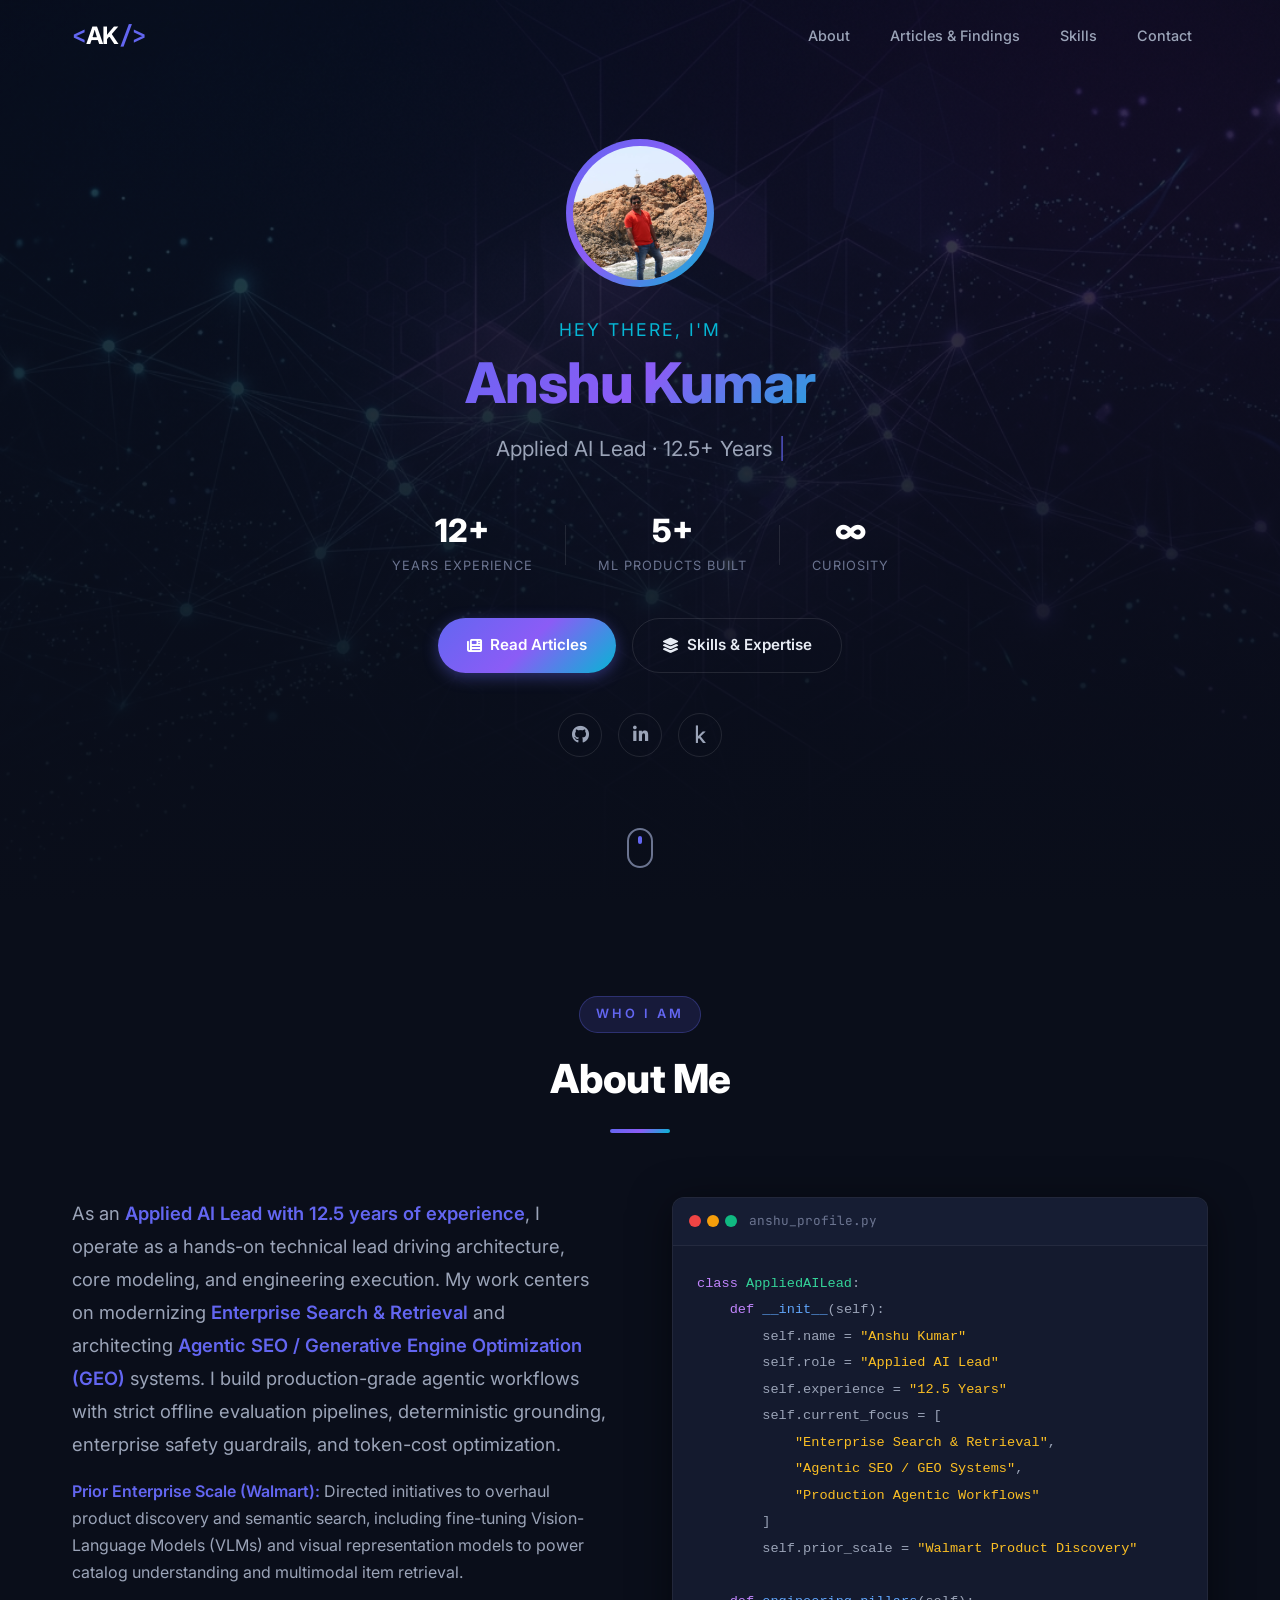
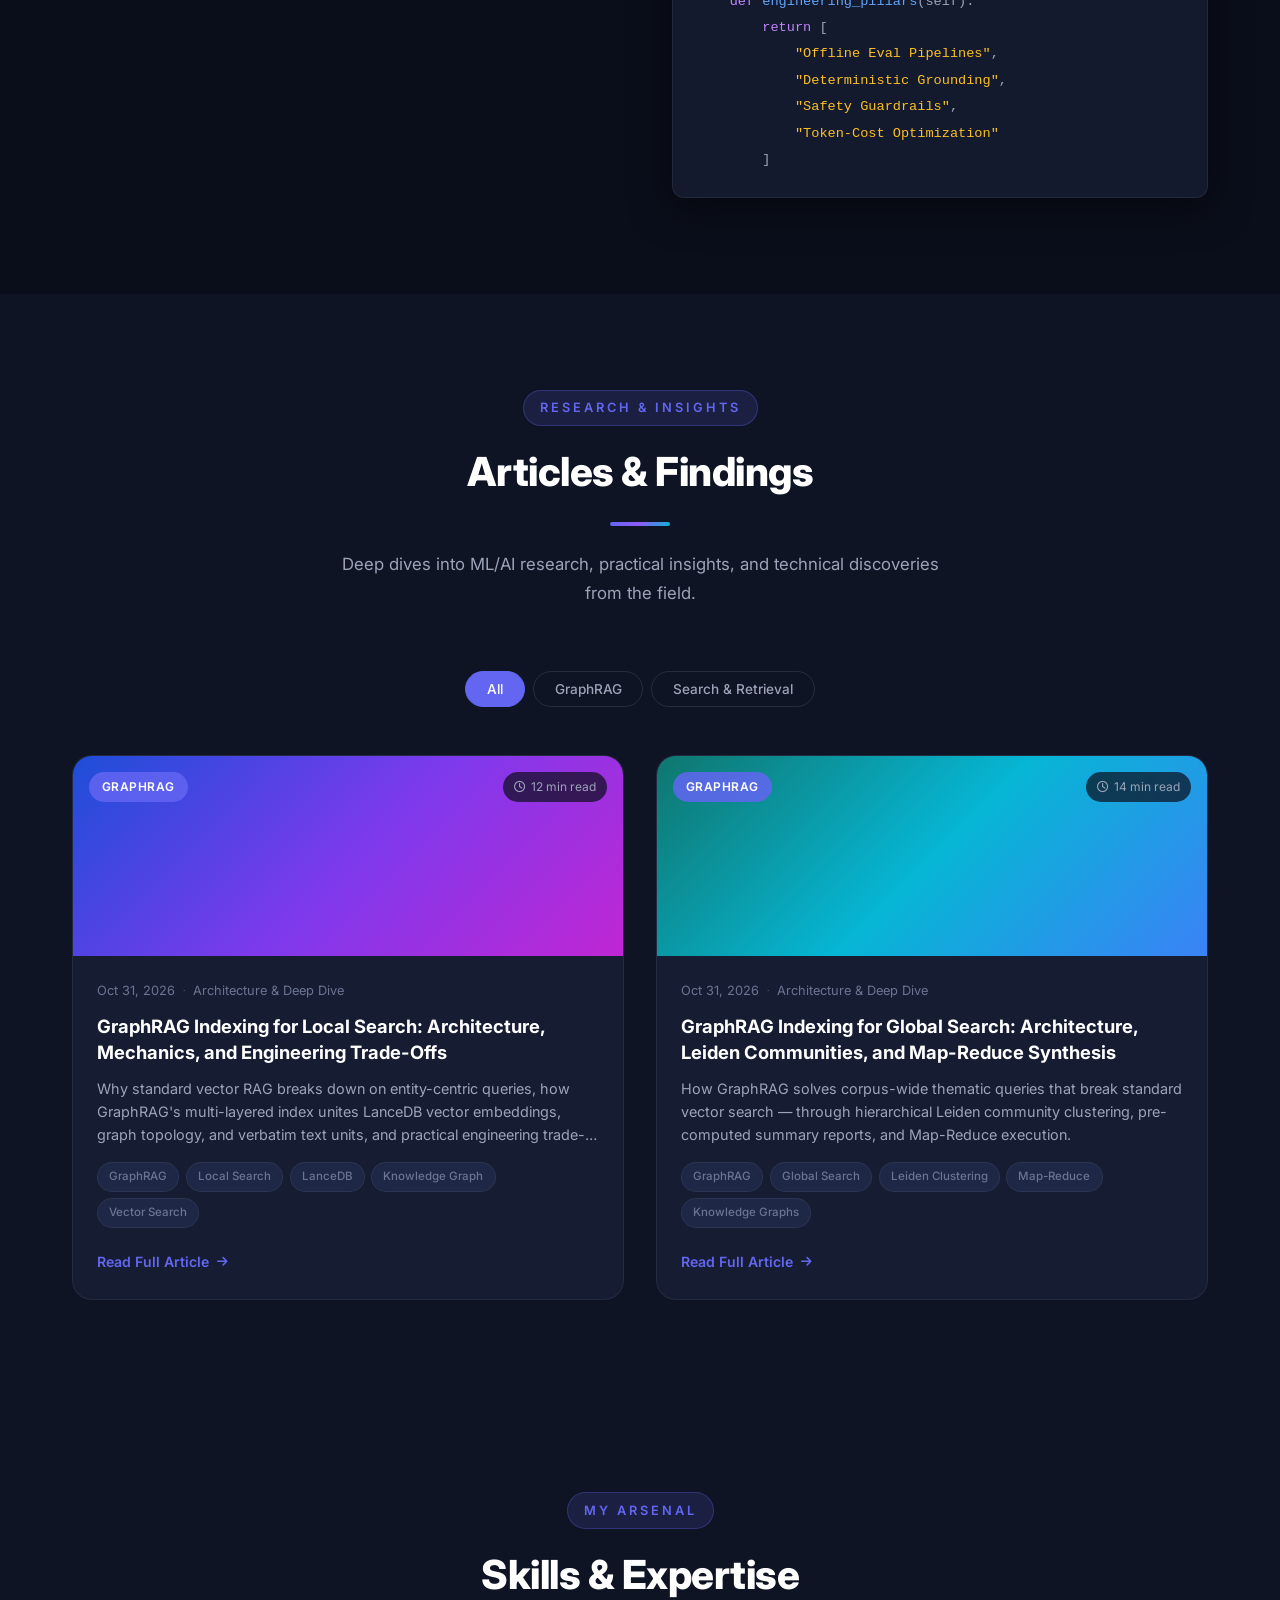
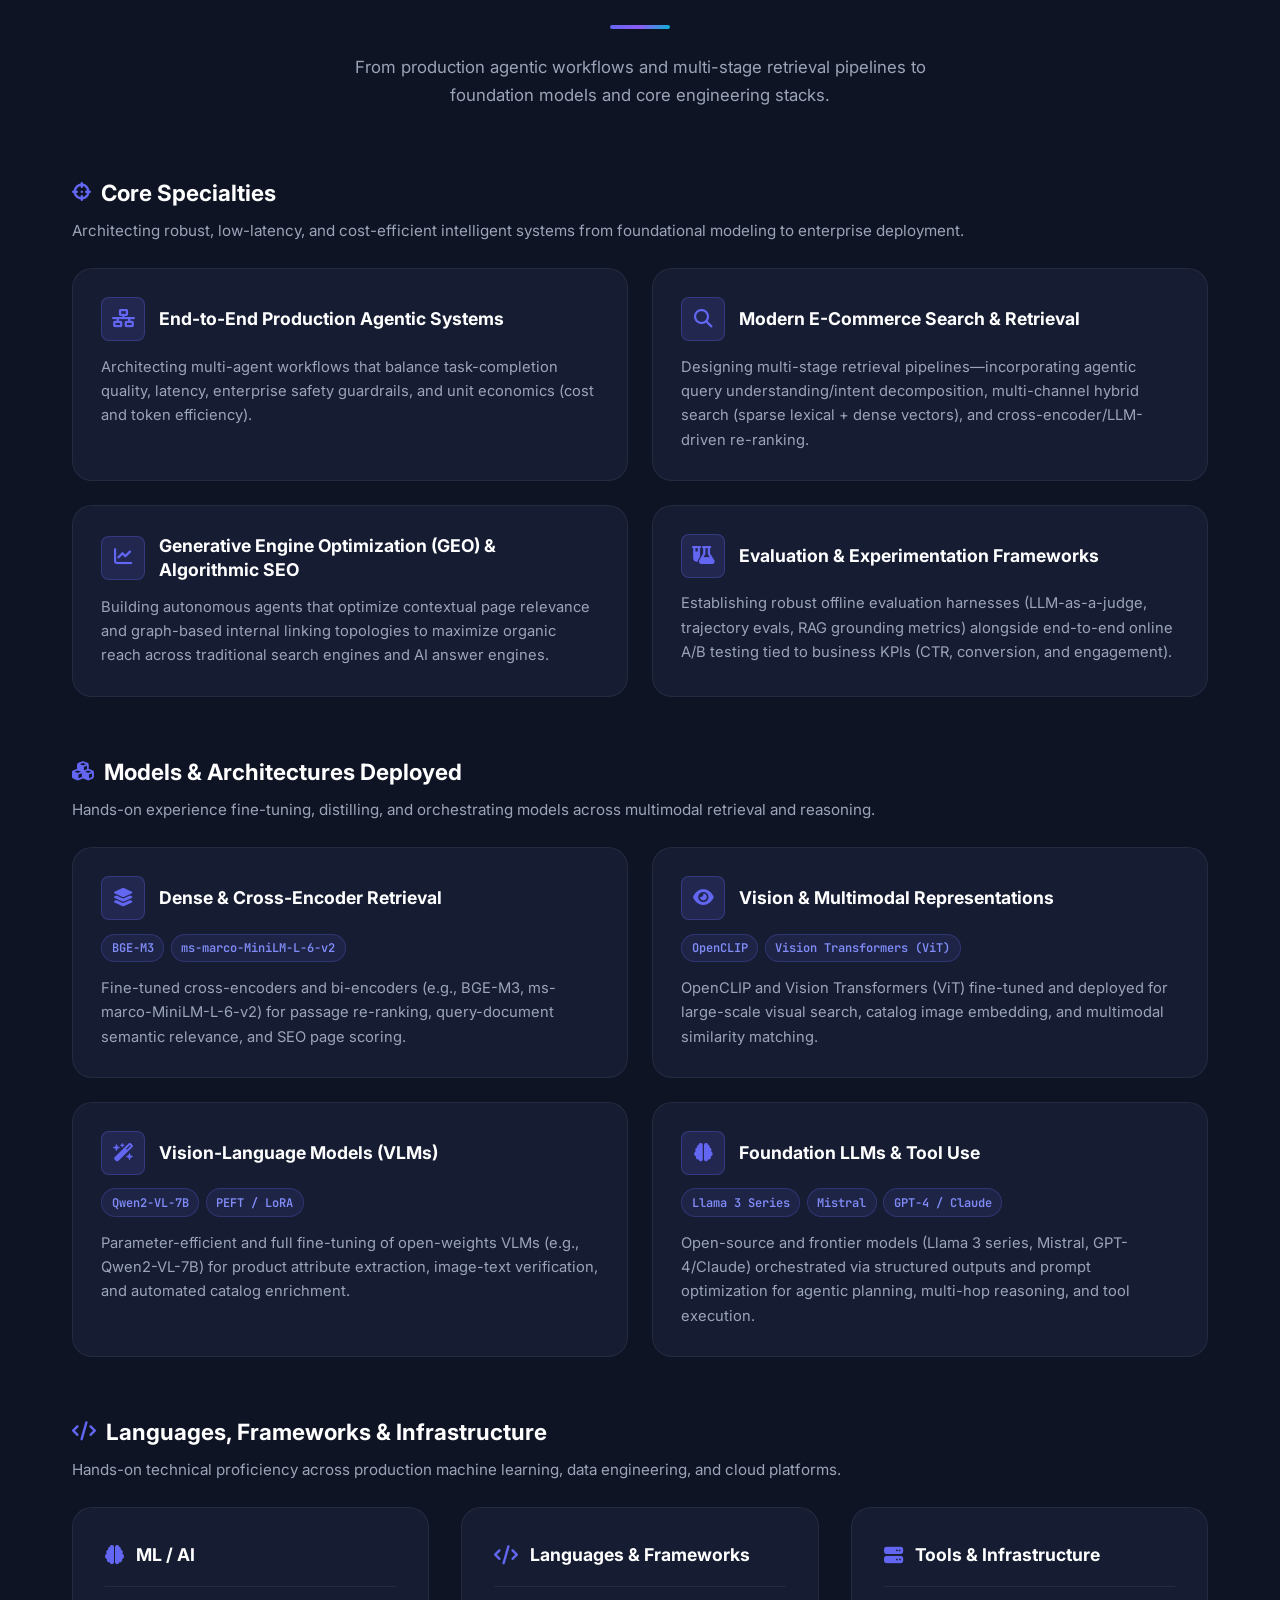
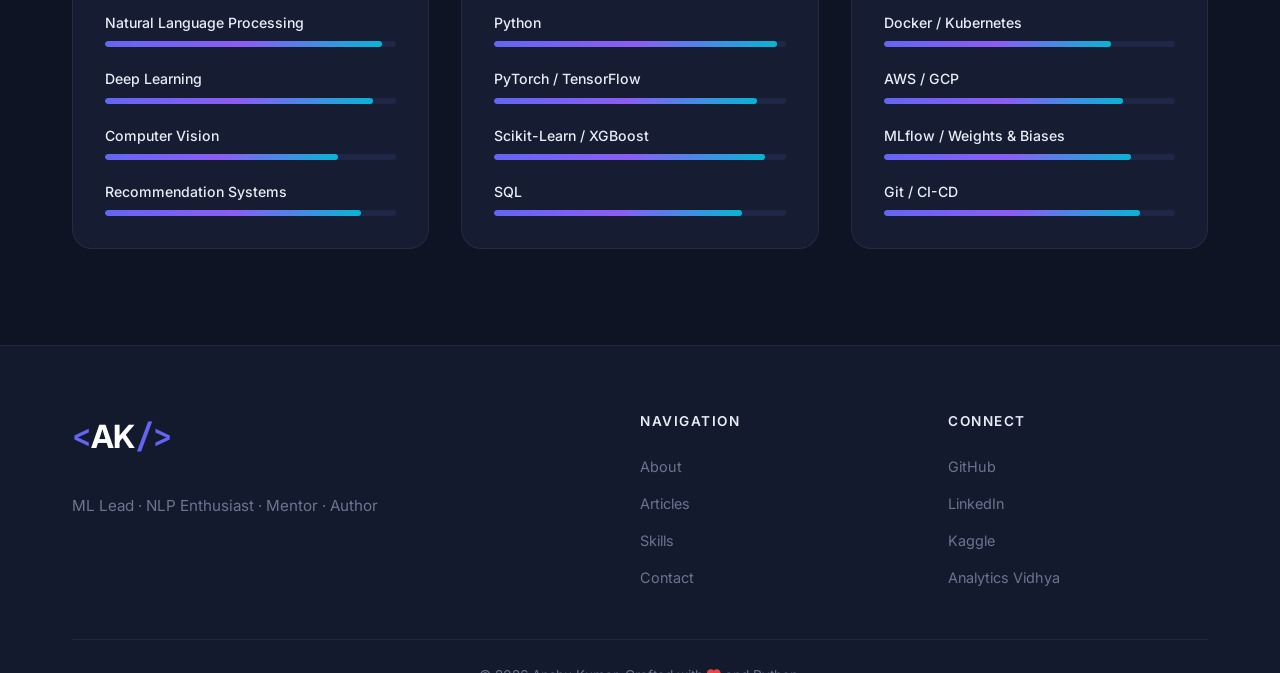
<file: index.html>
<!DOCTYPE html>
<html lang="en">

<head>
    <meta charset="UTF-8">
    <meta name="viewport" content="width=device-width, initial-scale=1.0">
    <title>Anshu Kumar — Applied AI Lead</title>
    <meta name="description"
        content="Anshu Kumar is an Applied AI Lead with 12.5 years of experience specializing in Production Agentic Systems, Enterprise Search & Retrieval, GEO, and Multimodal AI.">
    <link rel="shortcut icon" type="image/png" href="https://avatars3.githubusercontent.com/u/6544752?s=460&v=4" />

    <!-- Fonts -->
    <link rel="preconnect" href="https://fonts.googleapis.com">
    <link rel="preconnect" href="https://fonts.gstatic.com" crossorigin>
    <link
        href="https://fonts.googleapis.com/css2?family=Inter:wght@300;400;500;600;700;800&family=JetBrains+Mono:wght@400;500&display=swap"
        rel="stylesheet">

    <!-- Font Awesome -->
    <link rel="stylesheet" href="https://cdnjs.cloudflare.com/ajax/libs/font-awesome/6.5.1/css/all.min.css">

    <!-- Styles -->
    <link rel="stylesheet" href="stylesheets/theme.css">
</head>

<body>
    <!-- ===== NAVIGATION ===== -->
    <nav class="navbar" id="navbar">
        <div class="nav-container">
            <a href="#" class="nav-logo">
                <span class="logo-bracket">&lt;</span>AK<span class="logo-bracket">/&gt;</span>
            </a>
            <ul class="nav-links" id="navLinks">
                <li><a href="#about" class="nav-link">About</a></li>
                <li><a href="#articles" class="nav-link">Articles &amp; Findings</a></li>
                <li><a href="#skills" class="nav-link">Skills</a></li>
                <li><a href="#contact" class="nav-link">Contact</a></li>
            </ul>
            <button class="nav-toggle" id="navToggle" aria-label="Toggle navigation">
                <span></span>
                <span></span>
                <span></span>
            </button>
        </div>
    </nav>

    <!-- ===== HERO SECTION ===== -->
    <header class="hero" id="hero">
        <div class="hero-bg">
            <img src="images/hero-bg.jpg" alt="" aria-hidden="true">
            <div class="hero-overlay"></div>
        </div>
        <div class="hero-particles" id="particles"></div>
        <div class="hero-content">
            <div class="hero-avatar">
                <img src="data/anshu.jpeg" alt="Anshu Kumar" loading="eager">
                <div class="avatar-ring"></div>
            </div>
            <h1 class="hero-title">
                <span class="greeting" id="greeting">Hello, I'm</span>
                <span class="name">Anshu Kumar</span>
            </h1>
            <p class="hero-subtitle">
                <span class="typewriter" id="typewriter"></span>
                <span class="cursor">|</span>
            </p>
            <div class="hero-stats">
                <div class="stat">
                    <span class="stat-number" id="yearsExp">12+</span>
                    <span class="stat-label">Years Experience</span>
                </div>
                <div class="stat-divider"></div>
                <div class="stat">
                    <span class="stat-number">5+</span>
                    <span class="stat-label">ML Products Built</span>
                </div>
                <div class="stat-divider"></div>
                <div class="stat">
                    <span class="stat-number">∞</span>
                    <span class="stat-label">Curiosity</span>
                </div>
            </div>
            <div class="hero-actions">
                <a href="#articles" class="btn btn-primary">
                    <i class="fa-solid fa-newspaper"></i> Read Articles
                </a>
                <a href="#skills" class="btn btn-outline">
                    <i class="fa-solid fa-layer-group"></i> Skills &amp; Expertise
                </a>
            </div>
            <div class="hero-socials">
                <a href="https://github.com/akgeni" target="_blank" rel="noopener" aria-label="GitHub"
                    class="social-link">
                    <i class="fa-brands fa-github"></i>
                </a>
                <a href="https://in.linkedin.com/in/anshu19" target="_blank" rel="noopener" aria-label="LinkedIn"
                    class="social-link">
                    <i class="fa-brands fa-linkedin-in"></i>
                </a>
                <a href="https://www.kaggle.com/akgeni" target="_blank" rel="noopener" aria-label="Kaggle"
                    class="social-link">
                    <i class="fa-brands fa-kaggle"></i>
                </a>
            </div>
        </div>
        <a href="#about" class="scroll-indicator" aria-label="Scroll down">
            <div class="mouse">
                <div class="wheel"></div>
            </div>
        </a>
    </header>

    <!-- ===== ABOUT SECTION ===== -->
    <section class="section" id="about">
        <div class="container">
            <div class="section-header">
                <span class="section-tag">Who I Am</span>
                <h2 class="section-title">About Me</h2>
                <div class="section-line"></div>
            </div>
            <div class="about-grid">
                <div class="about-text">
                    <p class="about-lead">
                        As an <strong>Applied AI Lead with 12.5 years of experience</strong>, I operate as a hands-on technical lead driving architecture, core modeling, and engineering execution. My work centers on modernizing <strong>Enterprise Search &amp; Retrieval</strong> and architecting <strong>Agentic SEO / Generative Engine Optimization (GEO)</strong> systems. I build production-grade agentic workflows with strict offline evaluation pipelines, deterministic grounding, enterprise safety guardrails, and token-cost optimization.
                    </p>
                    <p>
                        <strong>Prior Enterprise Scale (Walmart):</strong> Directed initiatives to overhaul product discovery and semantic search, including fine-tuning Vision-Language Models (VLMs) and visual representation models to power catalog understanding and multimodal item retrieval.
                    </p>
                </div>
                <div class="about-image">
                    <div class="about-card">
                        <div class="card-header">
                            <div class="card-dots">
                                <span></span><span></span><span></span>
                            </div>
                            <span class="card-title">anshu_profile.py</span>
                        </div>
                        <pre class="card-code"><code><span class="code-keyword">class</span> <span class="code-class">AppliedAILead</span>:
    <span class="code-keyword">def</span> <span class="code-func">__init__</span>(self):
        self.name = <span class="code-string">"Anshu Kumar"</span>
        self.role = <span class="code-string">"Applied AI Lead"</span>
        self.experience = <span class="code-string">"12.5 Years"</span>
        self.current_focus = [
            <span class="code-string">"Enterprise Search &amp; Retrieval"</span>,
            <span class="code-string">"Agentic SEO / GEO Systems"</span>,
            <span class="code-string">"Production Agentic Workflows"</span>
        ]
        self.prior_scale = <span class="code-string">"Walmart Product Discovery"</span>

    <span class="code-keyword">def</span> <span class="code-func">engineering_pillars</span>(self):
        <span class="code-keyword">return</span> [
            <span class="code-string">"Offline Eval Pipelines"</span>,
            <span class="code-string">"Deterministic Grounding"</span>,
            <span class="code-string">"Safety Guardrails"</span>,
            <span class="code-string">"Token-Cost Optimization"</span>
        ]</code></pre>
                    </div>
                </div>
            </div>
        </div>
    </section>

    <!-- ===== ARTICLES & FINDINGS ===== -->
    <section class="section section-alt" id="articles">
        <div class="container">
            <div class="section-header">
                <span class="section-tag">Research & Insights</span>
                <h2 class="section-title">Articles & Findings</h2>
                <div class="section-line"></div>
                <p class="section-desc">Deep dives into ML/AI research, practical insights, and technical discoveries
                    from the field.</p>
            </div>

            <!-- Filter Tabs -->
            <div class="filter-tabs" id="filterTabs">
                <button class="filter-tab active" data-filter="all">All</button>
                <button class="filter-tab" data-filter="graphrag">GraphRAG</button>
                <button class="filter-tab" data-filter="search">Search & Retrieval</button>
            </div>

            <div class="articles-grid" id="articlesGrid">
                <!-- Article 1: GraphRAG Indexing for Local Search -->
                <article class="article-card" data-category="graphrag search" id="article-graphrag">
                    <div class="article-image">
                        <div class="article-gradient-bg gradient-3"></div>
                        <div class="article-badge">GraphRAG</div>
                        <div class="article-read-time">
                            <i class="fa-regular fa-clock"></i> 12 min read
                        </div>
                    </div>
                    <div class="article-body">
                        <div class="article-meta">
                            <time datetime="2026-10-31">Oct 31, 2026</time>
                            <span class="article-dot">·</span>
                            <span>Architecture &amp; Deep Dive</span>
                        </div>
                        <h3 class="article-title">GraphRAG Indexing for Local Search: Architecture, Mechanics, and Engineering Trade-Offs</h3>
                        <p class="article-excerpt">
                            Why standard vector RAG breaks down on entity-centric queries, how GraphRAG's multi-layered index unites LanceDB vector embeddings, graph topology, and verbatim text units, and practical engineering trade-offs in enterprise production.
                        </p>
                        <div class="article-tags">
                            <span class="tag">GraphRAG</span>
                            <span class="tag">Local Search</span>
                            <span class="tag">LanceDB</span>
                            <span class="tag">Knowledge Graph</span>
                            <span class="tag">Vector Search</span>
                        </div>
                        <a href="articles/graphrag-local-search-indexing.html" class="article-link">
                            Read Full Article <i class="fa-solid fa-arrow-right"></i>
                        </a>
                    </div>
                </article>

                <!-- Article 2: GraphRAG Indexing for Global Search -->
                <article class="article-card" data-category="graphrag search" id="article-graphrag-global">
                    <div class="article-image">
                        <div class="article-gradient-bg gradient-1"></div>
                        <div class="article-badge">GraphRAG</div>
                        <div class="article-read-time">
                            <i class="fa-regular fa-clock"></i> 14 min read
                        </div>
                    </div>
                    <div class="article-body">
                        <div class="article-meta">
                            <time datetime="2026-10-31">Oct 31, 2026</time>
                            <span class="article-dot">·</span>
                            <span>Architecture &amp; Deep Dive</span>
                        </div>
                        <h3 class="article-title">GraphRAG Indexing for Global Search: Architecture, Leiden Communities, and Map-Reduce Synthesis</h3>
                        <p class="article-excerpt">
                            How GraphRAG solves corpus-wide thematic queries that break standard vector search — through hierarchical Leiden community clustering, pre-computed summary reports, and Map-Reduce execution.
                        </p>
                        <div class="article-tags">
                            <span class="tag">GraphRAG</span>
                            <span class="tag">Global Search</span>
                            <span class="tag">Leiden Clustering</span>
                            <span class="tag">Map-Reduce</span>
                            <span class="tag">Knowledge Graphs</span>
                        </div>
                        <a href="articles/graphrag-global-search-indexing.html" class="article-link">
                            Read Full Article <i class="fa-solid fa-arrow-right"></i>
                        </a>
                    </div>
                </article>
            </div>
        </div>
    </section>

    <!-- ===== PROJECTS SECTION (HIDDEN) =====
    <section class="section" id="projects">
        <div class="container">
            <div class="section-header">
                <span class="section-tag">What I've Built</span>
                <h2 class="section-title">Projects</h2>
                <div class="section-line"></div>
            </div>
            <div class="projects-grid">
                <div class="project-card" id="project-pantry">
                    <div class="project-icon">
                        <i class="fa-solid fa-utensils"></i>
                    </div>
                    <h3 class="project-title">Pantry-Match</h3>
                    <p class="project-desc">Intelligent ingredient matching system using custom embeddings and
                        semantic similarity to suggest recipes based on available pantry items.</p>
                    <div class="project-tech">
                        <span>Python</span>
                        <span>Word2Vec</span>
                        <span>FastAPI</span>
                    </div>
                    <div class="project-metrics">
                        <div class="metric">
                            <span class="metric-value">28%</span>
                            <span class="metric-label">Better Accuracy</span>
                        </div>
                        <div class="metric">
                            <span class="metric-value">&lt;100ms</span>
                            <span class="metric-label">Latency</span>
                        </div>
                    </div>
                </div>

                <div class="project-card" id="project-nex">
                    <div class="project-icon">
                        <i class="fa-solid fa-microchip"></i>
                    </div>
                    <h3 class="project-title">NEX-IOT</h3>
                    <p class="project-desc">Edge-deployed ML pipeline for IoT devices enabling real-time food
                        recognition and inventory tracking using compressed neural networks.</p>
                    <div class="project-tech">
                        <span>TensorFlow Lite</span>
                        <span>ONNX</span>
                        <span>Edge AI</span>
                    </div>
                    <div class="project-metrics">
                        <div class="metric">
                            <span class="metric-value">6x</span>
                            <span class="metric-label">Compression</span>
                        </div>
                        <div class="metric">
                            <span class="metric-value">97%</span>
                            <span class="metric-label">Accuracy</span>
                        </div>
                    </div>
                </div>

                <div class="project-card" id="project-recsys">
                    <div class="project-icon">
                        <i class="fa-solid fa-wand-magic-sparkles"></i>
                    </div>
                    <h3 class="project-title">Recommendations</h3>
                    <p class="project-desc">Hybrid collaborative-content recommendation engine powering personalized
                        recipe suggestions with real-time user preference adaptation.</p>
                    <div class="project-tech">
                        <span>PyTorch</span>
                        <span>Redis</span>
                        <span>AWS</span>
                    </div>
                    <div class="project-metrics">
                        <div class="metric">
                            <span class="metric-value">35%</span>
                            <span class="metric-label">↑ Engagement</span>
                        </div>
                        <div class="metric">
                            <span class="metric-value">1M+</span>
                            <span class="metric-label">Predictions/day</span>
                        </div>
                    </div>
                </div>

                <div class="project-card" id="project-tags">
                    <div class="project-icon">
                        <i class="fa-solid fa-tags"></i>
                    </div>
                    <h3 class="project-title">Recipe-Tags</h3>
                    <p class="project-desc">Automated multi-label classification system that generates descriptive
                        tags for recipes using fine-tuned transformers and NER pipelines.</p>
                    <div class="project-tech">
                        <span>BERT</span>
                        <span>SpaCy</span>
                        <span>Docker</span>
                    </div>
                    <div class="project-metrics">
                        <div class="metric">
                            <span class="metric-value">94%</span>
                            <span class="metric-label">F1 Score</span>
                        </div>
                        <div class="metric">
                            <span class="metric-value">50+</span>
                            <span class="metric-label">Tag Classes</span>
                        </div>
                    </div>
                </div>
            </div>
        </div>
    </section>
    ===== END PROJECTS SECTION ===== -->

    <!-- ===== SKILLS SECTION ===== -->
    <section class="section section-alt" id="skills">
        <div class="container">
            <div class="section-header">
                <span class="section-tag">My Arsenal</span>
                <h2 class="section-title">Skills &amp; Expertise</h2>
                <div class="section-line"></div>
                <p class="section-desc">From production agentic workflows and multi-stage retrieval pipelines to foundation models and core engineering stacks.</p>
            </div>

            <!-- Core Specialties Block -->
            <div class="skills-block">
                <div class="skills-block-header">
                    <h3 class="skills-block-title">
                        <i class="fa-solid fa-crosshairs"></i> Core Specialties
                    </h3>
                    <p class="skills-block-desc">Architecting robust, low-latency, and cost-efficient intelligent systems from foundational modeling to enterprise deployment.</p>
                </div>
                <div class="skills-cards-grid">
                    <div class="about-feature-card">
                        <div class="about-card-header">
                            <div class="about-card-icon">
                                <i class="fa-solid fa-network-wired"></i>
                            </div>
                            <h4 class="about-card-title">End-to-End Production Agentic Systems</h4>
                        </div>
                        <p class="about-card-desc">
                            Architecting multi-agent workflows that balance task-completion quality, latency, enterprise safety guardrails, and unit economics (cost and token efficiency).
                        </p>
                    </div>

                    <div class="about-feature-card">
                        <div class="about-card-header">
                            <div class="about-card-icon">
                                <i class="fa-solid fa-magnifying-glass"></i>
                            </div>
                            <h4 class="about-card-title">Modern E-Commerce Search &amp; Retrieval</h4>
                        </div>
                        <p class="about-card-desc">
                            Designing multi-stage retrieval pipelines—incorporating agentic query understanding/intent decomposition, multi-channel hybrid search (sparse lexical + dense vectors), and cross-encoder/LLM-driven re-ranking.
                        </p>
                    </div>

                    <div class="about-feature-card">
                        <div class="about-card-header">
                            <div class="about-card-icon">
                                <i class="fa-solid fa-chart-line"></i>
                            </div>
                            <h4 class="about-card-title">Generative Engine Optimization (GEO) &amp; Algorithmic SEO</h4>
                        </div>
                        <p class="about-card-desc">
                            Building autonomous agents that optimize contextual page relevance and graph-based internal linking topologies to maximize organic reach across traditional search engines and AI answer engines.
                        </p>
                    </div>

                    <div class="about-feature-card">
                        <div class="about-card-header">
                            <div class="about-card-icon">
                                <i class="fa-solid fa-flask-vial"></i>
                            </div>
                            <h4 class="about-card-title">Evaluation &amp; Experimentation Frameworks</h4>
                        </div>
                        <p class="about-card-desc">
                            Establishing robust offline evaluation harnesses (LLM-as-a-judge, trajectory evals, RAG grounding metrics) alongside end-to-end online A/B testing tied to business KPIs (CTR, conversion, and engagement).
                        </p>
                    </div>
                </div>
            </div>

            <!-- Models Deployed Block -->
            <div class="skills-block">
                <div class="skills-block-header">
                    <h3 class="skills-block-title">
                        <i class="fa-solid fa-cubes"></i> Models &amp; Architectures Deployed
                    </h3>
                    <p class="skills-block-desc">Hands-on experience fine-tuning, distilling, and orchestrating models across multimodal retrieval and reasoning.</p>
                </div>
                <div class="skills-cards-grid">
                    <div class="about-feature-card">
                        <div class="about-card-header">
                            <div class="about-card-icon">
                                <i class="fa-solid fa-layer-group"></i>
                            </div>
                            <h4 class="about-card-title">Dense &amp; Cross-Encoder Retrieval</h4>
                        </div>
                        <div class="about-card-tags">
                            <span class="about-model-tag">BGE-M3</span>
                            <span class="about-model-tag">ms-marco-MiniLM-L-6-v2</span>
                        </div>
                        <p class="about-card-desc">
                            Fine-tuned cross-encoders and bi-encoders (e.g., BGE-M3, ms-marco-MiniLM-L-6-v2) for passage re-ranking, query-document semantic relevance, and SEO page scoring.
                        </p>
                    </div>

                    <div class="about-feature-card">
                        <div class="about-card-header">
                            <div class="about-card-icon">
                                <i class="fa-solid fa-eye"></i>
                            </div>
                            <h4 class="about-card-title">Vision &amp; Multimodal Representations</h4>
                        </div>
                        <div class="about-card-tags">
                            <span class="about-model-tag">OpenCLIP</span>
                            <span class="about-model-tag">Vision Transformers (ViT)</span>
                        </div>
                        <p class="about-card-desc">
                            OpenCLIP and Vision Transformers (ViT) fine-tuned and deployed for large-scale visual search, catalog image embedding, and multimodal similarity matching.
                        </p>
                    </div>

                    <div class="about-feature-card">
                        <div class="about-card-header">
                            <div class="about-card-icon">
                                <i class="fa-solid fa-wand-magic-sparkles"></i>
                            </div>
                            <h4 class="about-card-title">Vision-Language Models (VLMs)</h4>
                        </div>
                        <div class="about-card-tags">
                            <span class="about-model-tag">Qwen2-VL-7B</span>
                            <span class="about-model-tag">PEFT / LoRA</span>
                        </div>
                        <p class="about-card-desc">
                            Parameter-efficient and full fine-tuning of open-weights VLMs (e.g., Qwen2-VL-7B) for product attribute extraction, image-text verification, and automated catalog enrichment.
                        </p>
                    </div>

                    <div class="about-feature-card">
                        <div class="about-card-header">
                            <div class="about-card-icon">
                                <i class="fa-solid fa-brain"></i>
                            </div>
                            <h4 class="about-card-title">Foundation LLMs &amp; Tool Use</h4>
                        </div>
                        <div class="about-card-tags">
                            <span class="about-model-tag">Llama 3 Series</span>
                            <span class="about-model-tag">Mistral</span>
                            <span class="about-model-tag">GPT-4 / Claude</span>
                        </div>
                        <p class="about-card-desc">
                            Open-source and frontier models (Llama 3 series, Mistral, GPT-4/Claude) orchestrated via structured outputs and prompt optimization for agentic planning, multi-hop reasoning, and tool execution.
                        </p>
                    </div>
                </div>
            </div>

            <!-- Technical Proficiency / Stack Block -->
            <div class="skills-block">
                <div class="skills-block-header">
                    <h3 class="skills-block-title">
                        <i class="fa-solid fa-code"></i> Languages, Frameworks &amp; Infrastructure
                    </h3>
                    <p class="skills-block-desc">Hands-on technical proficiency across production machine learning, data engineering, and cloud platforms.</p>
                </div>
                <div class="skills-grid">
                <div class="skill-category">
                    <h3 class="skill-cat-title">
                        <i class="fa-solid fa-brain"></i> ML / AI
                    </h3>
                    <div class="skill-items">
                        <div class="skill-item">
                            <span class="skill-name">Natural Language Processing</span>
                            <div class="skill-bar">
                                <div class="skill-fill" data-level="95"></div>
                            </div>
                        </div>
                        <div class="skill-item">
                            <span class="skill-name">Deep Learning</span>
                            <div class="skill-bar">
                                <div class="skill-fill" data-level="92"></div>
                            </div>
                        </div>
                        <div class="skill-item">
                            <span class="skill-name">Computer Vision</span>
                            <div class="skill-bar">
                                <div class="skill-fill" data-level="80"></div>
                            </div>
                        </div>
                        <div class="skill-item">
                            <span class="skill-name">Recommendation Systems</span>
                            <div class="skill-bar">
                                <div class="skill-fill" data-level="88"></div>
                            </div>
                        </div>
                    </div>
                </div>
                <div class="skill-category">
                    <h3 class="skill-cat-title">
                        <i class="fa-solid fa-code"></i> Languages & Frameworks
                    </h3>
                    <div class="skill-items">
                        <div class="skill-item">
                            <span class="skill-name">Python</span>
                            <div class="skill-bar">
                                <div class="skill-fill" data-level="97"></div>
                            </div>
                        </div>
                        <div class="skill-item">
                            <span class="skill-name">PyTorch / TensorFlow</span>
                            <div class="skill-bar">
                                <div class="skill-fill" data-level="90"></div>
                            </div>
                        </div>
                        <div class="skill-item">
                            <span class="skill-name">Scikit-Learn / XGBoost</span>
                            <div class="skill-bar">
                                <div class="skill-fill" data-level="93"></div>
                            </div>
                        </div>
                        <div class="skill-item">
                            <span class="skill-name">SQL</span>
                            <div class="skill-bar">
                                <div class="skill-fill" data-level="85"></div>
                            </div>
                        </div>
                    </div>
                </div>
                <div class="skill-category">
                    <h3 class="skill-cat-title">
                        <i class="fa-solid fa-server"></i> Tools & Infrastructure
                    </h3>
                    <div class="skill-items">
                        <div class="skill-item">
                            <span class="skill-name">Docker / Kubernetes</span>
                            <div class="skill-bar">
                                <div class="skill-fill" data-level="78"></div>
                            </div>
                        </div>
                        <div class="skill-item">
                            <span class="skill-name">AWS / GCP</span>
                            <div class="skill-bar">
                                <div class="skill-fill" data-level="82"></div>
                            </div>
                        </div>
                        <div class="skill-item">
                            <span class="skill-name">MLflow / Weights & Biases</span>
                            <div class="skill-bar">
                                <div class="skill-fill" data-level="85"></div>
                            </div>
                        </div>
                        <div class="skill-item">
                            <span class="skill-name">Git / CI-CD</span>
                            <div class="skill-bar">
                                <div class="skill-fill" data-level="88"></div>
                            </div>
                        </div>
                    </div>
                </div>
            </div>
            </div>
        </div>
    </section>

    <!-- ===== CONTACT / FOOTER ===== -->
    <footer class="footer" id="contact">
        <div class="container">
            <div class="footer-content">
                <div class="footer-brand">
                    <a href="#" class="nav-logo footer-logo">
                        <span class="logo-bracket">&lt;</span>AK<span class="logo-bracket">/&gt;</span>
                    </a>
                    <p class="footer-tagline">ML Lead · NLP Enthusiast · Mentor · Author</p>
                </div>
                <div class="footer-links-group">
                    <h4>Navigation</h4>
                    <ul>
                        <li><a href="#about">About</a></li>
                        <li><a href="#articles">Articles</a></li>
                        <li><a href="#skills">Skills</a></li>
                        <li><a href="#contact">Contact</a></li>
                    </ul>
                </div>
                <div class="footer-links-group">
                    <h4>Connect</h4>
                    <ul>
                        <li><a href="https://github.com/akgeni" target="_blank" rel="noopener">GitHub</a></li>
                        <li><a href="https://in.linkedin.com/in/anshu19" target="_blank" rel="noopener">LinkedIn</a>
                        </li>
                        <li><a href="https://www.kaggle.com/akgeni" target="_blank" rel="noopener">Kaggle</a></li>
                        <li><a href="https://datahack.analyticsvidhya.com/user/profile/akgeni" target="_blank"
                                rel="noopener">Analytics Vidhya</a></li>
                    </ul>
                </div>
            </div>
            <div class="footer-bottom">
                <p>&copy; <span id="currentYear"></span> Anshu Kumar. Crafted with
                    <i class="fa-solid fa-heart" style="color: #ef4444;"></i> and Python.
                </p>
            </div>
        </div>
    </footer>

    <!-- Back to Top -->
    <button class="back-to-top" id="backToTop" aria-label="Back to top">
        <i class="fa-solid fa-chevron-up"></i>
    </button>

    <script src="javascripts/main.js"></script>
</body>

</html>
</file>
<file: stylesheets/theme.css>
/* ============================================
   ANSHU KUMAR — DARK PROFESSIONAL THEME
   ============================================ */

/* ---------- CSS Custom Properties ---------- */
:root {
    /* Core palette */
    --bg-primary: #0a0e1a;
    --bg-secondary: #0f1424;
    --bg-tertiary: #141a2e;
    --bg-card: #161d33;
    --bg-card-hover: #1a2340;
    --bg-elevated: #1e2745;

    /* Text */
    --text-primary: #e8ecf4;
    --text-secondary: #9ba4b8;
    --text-muted: #6b7490;
    --text-bright: #ffffff;

    /* Accent colors */
    --accent-primary: #6366f1;
    --accent-primary-rgb: 99, 102, 241;
    --accent-secondary: #8b5cf6;
    --accent-tertiary: #06b6d4;
    --accent-glow: rgba(99, 102, 241, 0.15);
    --accent-gradient: linear-gradient(135deg, #6366f1, #8b5cf6, #06b6d4);
    --accent-gradient-warm: linear-gradient(135deg, #f59e0b, #ef4444);
    --accent-gradient-cool: linear-gradient(135deg, #06b6d4, #3b82f6);
    --accent-gradient-purple: linear-gradient(135deg, #8b5cf6, #ec4899);
    --accent-gradient-green: linear-gradient(135deg, #10b981, #06b6d4);

    /* Borders */
    --border-subtle: rgba(255, 255, 255, 0.06);
    --border-light: rgba(255, 255, 255, 0.1);
    --border-accent: rgba(99, 102, 241, 0.3);

    /* Shadows */
    --shadow-sm: 0 2px 8px rgba(0, 0, 0, 0.3);
    --shadow-md: 0 4px 20px rgba(0, 0, 0, 0.4);
    --shadow-lg: 0 8px 40px rgba(0, 0, 0, 0.5);
    --shadow-glow: 0 0 30px rgba(99, 102, 241, 0.15);

    /* Layout */
    --container-max: 1200px;
    --section-padding: 6rem 0;
    --border-radius: 12px;
    --border-radius-sm: 8px;
    --border-radius-lg: 20px;

    /* Transitions */
    --transition-fast: 0.2s cubic-bezier(0.4, 0, 0.2, 1);
    --transition-smooth: 0.4s cubic-bezier(0.4, 0, 0.2, 1);
    --transition-bounce: 0.5s cubic-bezier(0.34, 1.56, 0.64, 1);

    /* Font */
    --font-body: 'Inter', -apple-system, BlinkMacSystemFont, sans-serif;
    --font-mono: 'JetBrains Mono', 'Fira Code', monospace;
}

/* ---------- Reset & Base ---------- */
*,
*::before,
*::after {
    box-sizing: border-box;
    margin: 0;
    padding: 0;
}

html {
    scroll-behavior: smooth;
    scroll-padding-top: 80px;
}

body {
    font-family: var(--font-body);
    font-size: 16px;
    line-height: 1.7;
    color: var(--text-primary);
    background-color: var(--bg-primary);
    overflow-x: hidden;
    -webkit-font-smoothing: antialiased;
    -moz-osx-font-smoothing: grayscale;
}

a {
    color: var(--accent-primary);
    text-decoration: none;
    transition: color var(--transition-fast);
}

a:hover {
    color: var(--accent-secondary);
}

img {
    max-width: 100%;
    height: auto;
    display: block;
}

/* ---------- Container ---------- */
.container {
    width: 100%;
    max-width: var(--container-max);
    margin: 0 auto;
    padding: 0 2rem;
}

/* ---------- NAVBAR ---------- */
.navbar {
    position: fixed;
    top: 0;
    left: 0;
    right: 0;
    z-index: 1000;
    padding: 1rem 0;
    transition: all var(--transition-smooth);
    background: transparent;
}

.navbar.scrolled {
    background: rgba(10, 14, 26, 0.92);
    backdrop-filter: blur(20px) saturate(180%);
    -webkit-backdrop-filter: blur(20px) saturate(180%);
    border-bottom: 1px solid var(--border-subtle);
    padding: 0.6rem 0;
    box-shadow: var(--shadow-sm);
}

.nav-container {
    max-width: var(--container-max);
    margin: 0 auto;
    padding: 0 2rem;
    display: flex;
    align-items: center;
    justify-content: space-between;
}

.nav-logo {
    font-size: 1.5rem;
    font-weight: 700;
    color: var(--text-bright);
    letter-spacing: -0.5px;
    transition: transform var(--transition-fast);
}

.nav-logo:hover {
    color: var(--text-bright);
    transform: scale(1.05);
}

.logo-bracket {
    color: var(--accent-primary);
    font-family: var(--font-mono);
}

.nav-links {
    display: flex;
    gap: 0.5rem;
    list-style: none;
}

.nav-link {
    display: block;
    padding: 0.5rem 1rem;
    color: var(--text-secondary);
    font-size: 0.9rem;
    font-weight: 500;
    border-radius: var(--border-radius-sm);
    transition: all var(--transition-fast);
    position: relative;
}

.nav-link::after {
    content: '';
    position: absolute;
    bottom: 4px;
    left: 50%;
    transform: translateX(-50%);
    width: 0;
    height: 2px;
    background: var(--accent-gradient);
    border-radius: 2px;
    transition: width var(--transition-smooth);
}

.nav-link:hover,
.nav-link.active {
    color: var(--text-bright);
}

.nav-link:hover::after,
.nav-link.active::after {
    width: 60%;
}

.nav-toggle {
    display: none;
    flex-direction: column;
    gap: 5px;
    background: none;
    border: none;
    cursor: pointer;
    padding: 5px;
}

.nav-toggle span {
    display: block;
    width: 24px;
    height: 2px;
    background: var(--text-primary);
    border-radius: 2px;
    transition: all var(--transition-fast);
}

.nav-toggle.active span:nth-child(1) {
    transform: rotate(45deg) translate(5px, 5px);
}

.nav-toggle.active span:nth-child(2) {
    opacity: 0;
}

.nav-toggle.active span:nth-child(3) {
    transform: rotate(-45deg) translate(5px, -5px);
}

/* ---------- HERO ---------- */
.hero {
    position: relative;
    min-height: 100vh;
    display: flex;
    align-items: center;
    justify-content: center;
    overflow: hidden;
}

.hero-bg {
    position: absolute;
    inset: 0;
    z-index: 0;
}

.hero-bg img {
    width: 100%;
    height: 100%;
    object-fit: cover;
    opacity: 0.4;
}

.hero-overlay {
    position: absolute;
    inset: 0;
    background: linear-gradient(
        180deg,
        rgba(10, 14, 26, 0.3) 0%,
        rgba(10, 14, 26, 0.6) 40%,
        rgba(10, 14, 26, 0.95) 100%
    );
}

.hero-particles {
    position: absolute;
    inset: 0;
    z-index: 1;
    pointer-events: none;
}

.particle {
    position: absolute;
    border-radius: 50%;
    background: var(--accent-primary);
    opacity: 0;
    animation: particleFloat 8s infinite;
}

@keyframes particleFloat {
    0% { transform: translateY(100vh) scale(0); opacity: 0; }
    20% { opacity: 0.6; }
    80% { opacity: 0.3; }
    100% { transform: translateY(-20vh) scale(1); opacity: 0; }
}

.hero-content {
    position: relative;
    z-index: 2;
    text-align: center;
    max-width: 800px;
    padding: 2rem;
}

.hero-avatar {
    position: relative;
    width: 140px;
    height: 140px;
    margin: 0 auto 2rem;
}

.hero-avatar img {
    width: 100%;
    height: 100%;
    border-radius: 50%;
    object-fit: cover;
    border: 3px solid transparent;
    background-clip: padding-box;
    position: relative;
    z-index: 1;
}

.avatar-ring {
    position: absolute;
    inset: -4px;
    border-radius: 50%;
    background: var(--accent-gradient);
    z-index: 0;
    animation: ringPulse 3s ease-in-out infinite;
}

@keyframes ringPulse {
    0%, 100% { opacity: 1; transform: scale(1); }
    50% { opacity: 0.7; transform: scale(1.05); }
}

.hero-title {
    margin-bottom: 1rem;
}

.greeting {
    display: block;
    font-size: 1.1rem;
    font-weight: 400;
    color: var(--accent-tertiary);
    letter-spacing: 2px;
    text-transform: uppercase;
    margin-bottom: 0.5rem;
}

.name {
    display: block;
    font-size: 3.5rem;
    font-weight: 800;
    letter-spacing: -1px;
    background: var(--accent-gradient);
    -webkit-background-clip: text;
    -webkit-text-fill-color: transparent;
    background-clip: text;
    line-height: 1.1;
}

.hero-subtitle {
    font-size: 1.3rem;
    color: var(--text-secondary);
    min-height: 2em;
    margin-bottom: 2.5rem;
}

.cursor {
    display: inline-block;
    animation: blink 0.8s step-end infinite;
    color: var(--accent-primary);
    font-weight: 300;
}

@keyframes blink {
    50% { opacity: 0; }
}

.hero-stats {
    display: flex;
    align-items: center;
    justify-content: center;
    gap: 2rem;
    margin-bottom: 2.5rem;
    flex-wrap: wrap;
}

.stat {
    text-align: center;
}

.stat-number {
    display: block;
    font-size: 2rem;
    font-weight: 800;
    color: var(--text-bright);
    line-height: 1.2;
}

.stat-label {
    font-size: 0.8rem;
    color: var(--text-muted);
    text-transform: uppercase;
    letter-spacing: 1px;
}

.stat-divider {
    width: 1px;
    height: 40px;
    background: var(--border-light);
}

.hero-actions {
    display: flex;
    gap: 1rem;
    justify-content: center;
    margin-bottom: 2.5rem;
    flex-wrap: wrap;
}

/* Buttons */
.btn {
    display: inline-flex;
    align-items: center;
    gap: 0.5rem;
    padding: 0.85rem 1.8rem;
    border-radius: 50px;
    font-size: 0.95rem;
    font-weight: 600;
    font-family: var(--font-body);
    cursor: pointer;
    transition: all var(--transition-smooth);
    border: none;
    text-decoration: none;
}

.btn-primary {
    background: var(--accent-gradient);
    color: #fff;
    box-shadow: 0 4px 15px rgba(var(--accent-primary-rgb), 0.4);
}

.btn-primary:hover {
    color: #fff;
    transform: translateY(-2px);
    box-shadow: 0 8px 25px rgba(var(--accent-primary-rgb), 0.5);
}

.btn-outline {
    background: transparent;
    color: var(--text-primary);
    border: 1.5px solid var(--border-light);
}

.btn-outline:hover {
    color: var(--text-bright);
    border-color: var(--accent-primary);
    background: var(--accent-glow);
    transform: translateY(-2px);
}

.hero-socials {
    display: flex;
    gap: 1rem;
    justify-content: center;
}

.social-link {
    display: flex;
    align-items: center;
    justify-content: center;
    width: 44px;
    height: 44px;
    border-radius: 50%;
    border: 1px solid var(--border-light);
    color: var(--text-secondary);
    font-size: 1.1rem;
    transition: all var(--transition-smooth);
}

.social-link:hover {
    color: var(--text-bright);
    border-color: var(--accent-primary);
    background: var(--accent-glow);
    transform: translateY(-3px);
    box-shadow: var(--shadow-glow);
}

/* Scroll indicator */
.scroll-indicator {
    position: absolute;
    bottom: 2rem;
    left: 50%;
    transform: translateX(-50%);
    z-index: 2;
    animation: scrollBounce 2s infinite;
}

.mouse {
    width: 26px;
    height: 40px;
    border: 2px solid var(--text-muted);
    border-radius: 20px;
    display: flex;
    justify-content: center;
    padding-top: 6px;
}

.wheel {
    width: 4px;
    height: 8px;
    background: var(--accent-primary);
    border-radius: 4px;
    animation: wheelScroll 1.5s infinite;
}

@keyframes wheelScroll {
    0% { transform: translateY(0); opacity: 1; }
    100% { transform: translateY(10px); opacity: 0; }
}

@keyframes scrollBounce {
    0%, 100% { transform: translateX(-50%) translateY(0); }
    50% { transform: translateX(-50%) translateY(10px); }
}

/* ---------- SECTIONS ---------- */
.section {
    padding: var(--section-padding);
    position: relative;
}

.section-alt {
    background: var(--bg-secondary);
}

.section-header {
    text-align: center;
    margin-bottom: 4rem;
}

.section-tag {
    display: inline-block;
    font-size: 0.8rem;
    font-weight: 600;
    text-transform: uppercase;
    letter-spacing: 3px;
    color: var(--accent-primary);
    margin-bottom: 0.75rem;
    padding: 0.4rem 1rem;
    background: var(--accent-glow);
    border: 1px solid var(--border-accent);
    border-radius: 50px;
}

.section-title {
    font-size: 2.5rem;
    font-weight: 800;
    color: var(--text-bright);
    margin-bottom: 1rem;
    letter-spacing: -0.5px;
}

.section-line {
    width: 60px;
    height: 4px;
    background: var(--accent-gradient);
    border-radius: 4px;
    margin: 0 auto;
}

.section-desc {
    max-width: 600px;
    margin: 1.5rem auto 0;
    color: var(--text-secondary);
    font-size: 1.05rem;
}

/* ---------- ABOUT ---------- */
.about-grid {
    display: grid;
    grid-template-columns: 1fr 1fr;
    gap: 4rem;
    align-items: start;
}

.about-lead {
    font-size: 1.15rem;
    color: var(--text-primary);
    margin-bottom: 1.25rem;
    line-height: 1.8;
}

.about-text p {
    color: var(--text-secondary);
    margin-bottom: 1rem;
}

.about-text strong {
    color: var(--accent-primary);
    font-weight: 600;
}

.about-text em {
    color: var(--accent-tertiary);
    font-style: normal;
    font-weight: 500;
}

.about-highlights {
    display: grid;
    grid-template-columns: 1fr 1fr;
    gap: 1rem;
    margin-top: 2rem;
}

.highlight {
    display: flex;
    align-items: center;
    gap: 0.75rem;
    padding: 1rem;
    background: var(--bg-tertiary);
    border-radius: var(--border-radius-sm);
    border: 1px solid var(--border-subtle);
    transition: all var(--transition-smooth);
}

.highlight:hover {
    border-color: var(--border-accent);
    transform: translateY(-2px);
    box-shadow: var(--shadow-glow);
}

.highlight i {
    font-size: 1.2rem;
    color: var(--accent-primary);
    width: 24px;
    text-align: center;
}

.highlight span {
    font-size: 0.85rem;
    font-weight: 500;
    color: var(--text-primary);
}

/* Code Card */
.about-card {
    background: var(--bg-tertiary);
    border: 1px solid var(--border-subtle);
    border-radius: var(--border-radius);
    overflow: hidden;
    box-shadow: var(--shadow-lg);
    transition: transform var(--transition-smooth);
}

.about-card:hover {
    transform: translateY(-4px);
}

/* ---------- ABOUT & SKILLS EXTENSIONS ---------- */
.about-block,
.skills-block {
    margin-top: 3.5rem;
}

.skills-block:first-of-type {
    margin-top: 0;
}

.skills-block:last-child {
    margin-bottom: 0;
}

.about-block-header,
.skills-block-header {
    margin-bottom: 1.5rem;
}

.about-block-title,
.skills-block-title {
    font-size: 1.4rem;
    font-weight: 700;
    color: var(--text-bright);
    display: flex;
    align-items: center;
    gap: 0.65rem;
    margin-bottom: 0.4rem;
}

.about-block-title i,
.skills-block-title i {
    color: var(--accent-primary);
    font-size: 1.2rem;
}

.about-block-desc,
.skills-block-desc {
    color: var(--text-secondary);
    font-size: 0.95rem;
    margin: 0;
}

.about-cards-grid,
.skills-cards-grid {
    display: grid;
    grid-template-columns: repeat(2, 1fr);
    gap: 1.5rem;
}

.about-feature-card {
    background: var(--bg-card);
    border: 1px solid var(--border-subtle);
    border-radius: var(--border-radius-lg);
    padding: 1.75rem;
    transition: all var(--transition-smooth);
    position: relative;
    overflow: hidden;
    display: flex;
    flex-direction: column;
}

.about-feature-card::before {
    content: '';
    position: absolute;
    top: 0;
    left: 0;
    right: 0;
    height: 3px;
    background: var(--accent-gradient);
    transform: scaleX(0);
    transform-origin: left;
    transition: transform var(--transition-smooth);
}

.about-feature-card:hover {
    transform: translateY(-4px);
    border-color: var(--border-accent);
    box-shadow: var(--shadow-lg), var(--shadow-glow);
}

.about-feature-card:hover::before {
    transform: scaleX(1);
}

.about-card-header {
    display: flex;
    align-items: center;
    gap: 0.85rem;
    margin-bottom: 0.85rem;
}

.about-card-icon {
    width: 44px;
    height: 44px;
    border-radius: var(--border-radius-sm);
    background: var(--accent-glow);
    border: 1px solid var(--border-accent);
    display: flex;
    align-items: center;
    justify-content: center;
    color: var(--accent-primary);
    font-size: 1.15rem;
    flex-shrink: 0;
    transition: all var(--transition-smooth);
}

.about-feature-card:hover .about-card-icon {
    background: var(--accent-primary);
    color: #fff;
    transform: scale(1.05);
}

.about-card-title {
    font-size: 1.1rem;
    font-weight: 700;
    color: var(--text-bright);
    line-height: 1.35;
    margin: 0;
}

.about-card-desc {
    font-size: 0.92rem;
    color: var(--text-secondary);
    line-height: 1.65;
    margin: 0;
}

.about-card-tags {
    display: flex;
    flex-wrap: wrap;
    gap: 0.4rem;
    margin-bottom: 0.85rem;
}

.about-model-tag {
    padding: 0.2rem 0.6rem;
    background: rgba(99, 102, 241, 0.1);
    border: 1px solid rgba(99, 102, 241, 0.25);
    color: #818cf8;
    font-size: 0.75rem;
    font-weight: 600;
    border-radius: 50px;
    font-family: var(--font-mono);
}

.card-header {
    display: flex;
    align-items: center;
    gap: 0.75rem;
    padding: 0.8rem 1rem;
    background: var(--bg-card);
    border-bottom: 1px solid var(--border-subtle);
}

.card-dots {
    display: flex;
    gap: 6px;
}

.card-dots span {
    width: 12px;
    height: 12px;
    border-radius: 50%;
}

.card-dots span:nth-child(1) { background: #ef4444; }
.card-dots span:nth-child(2) { background: #f59e0b; }
.card-dots span:nth-child(3) { background: #10b981; }

.card-title {
    font-family: var(--font-mono);
    font-size: 0.8rem;
    color: var(--text-muted);
}

.card-code {
    padding: 1.5rem;
    margin: 0;
    font-family: var(--font-mono);
    font-size: 0.85rem;
    line-height: 1.8;
    overflow-x: auto;
    background: transparent;
    border: none;
}

.card-code code {
    background: none;
    border: none;
    padding: 0;
    color: var(--text-secondary);
}

.code-keyword { color: #c084fc; }
.code-class { color: #34d399; }
.code-func { color: #60a5fa; }
.code-string { color: #fbbf24; }

/* ---------- ARTICLES ---------- */
.filter-tabs {
    display: flex;
    gap: 0.5rem;
    justify-content: center;
    margin-bottom: 3rem;
    flex-wrap: wrap;
}

.filter-tab {
    padding: 0.55rem 1.3rem;
    border: 1px solid var(--border-light);
    border-radius: 50px;
    background: transparent;
    color: var(--text-secondary);
    font-family: var(--font-body);
    font-size: 0.85rem;
    font-weight: 500;
    cursor: pointer;
    transition: all var(--transition-fast);
}

.filter-tab:hover {
    color: var(--text-bright);
    border-color: var(--accent-primary);
}

.filter-tab.active {
    background: var(--accent-primary);
    color: #fff;
    border-color: var(--accent-primary);
}

.articles-grid {
    display: grid;
    grid-template-columns: repeat(auto-fill, minmax(360px, 1fr));
    gap: 2rem;
}

.article-card {
    background: var(--bg-card);
    border: 1px solid var(--border-subtle);
    border-radius: var(--border-radius-lg);
    overflow: hidden;
    transition: all var(--transition-smooth);
    opacity: 1;
    transform: translateY(0);
}

.article-card.hidden {
    display: none;
}

.article-card:hover {
    transform: translateY(-6px);
    border-color: var(--border-accent);
    box-shadow: var(--shadow-lg), var(--shadow-glow);
}

.article-image {
    position: relative;
    height: 200px;
    overflow: hidden;
}

.article-image img {
    width: 100%;
    height: 100%;
    object-fit: cover;
    transition: transform var(--transition-smooth);
}

.article-card:hover .article-image img {
    transform: scale(1.05);
}

.article-gradient-bg {
    width: 100%;
    height: 100%;
}

.gradient-1 { background: linear-gradient(135deg, #0f766e, #06b6d4, #3b82f6); }
.gradient-2 { background: linear-gradient(135deg, #7c3aed, #ec4899, #f59e0b); }
.gradient-3 { background: linear-gradient(135deg, #1d4ed8, #7c3aed, #c026d3); }
.gradient-4 { background: linear-gradient(135deg, #059669, #10b981, #34d399); }

.article-badge {
    position: absolute;
    top: 1rem;
    left: 1rem;
    padding: 0.3rem 0.8rem;
    background: rgba(99, 102, 241, 0.85);
    backdrop-filter: blur(8px);
    color: #fff;
    font-size: 0.75rem;
    font-weight: 600;
    border-radius: 50px;
    text-transform: uppercase;
    letter-spacing: 0.5px;
}

.badge-accent {
    background: rgba(245, 158, 11, 0.85);
}

.article-read-time {
    position: absolute;
    top: 1rem;
    right: 1rem;
    padding: 0.3rem 0.7rem;
    background: rgba(10, 14, 26, 0.7);
    backdrop-filter: blur(8px);
    color: var(--text-secondary);
    font-size: 0.75rem;
    border-radius: 50px;
    display: flex;
    align-items: center;
    gap: 0.3rem;
}

.article-body {
    padding: 1.5rem;
}

.article-meta {
    display: flex;
    align-items: center;
    gap: 0.5rem;
    font-size: 0.8rem;
    color: var(--text-muted);
    margin-bottom: 0.75rem;
}

.article-dot {
    font-size: 0.5rem;
}

.article-title {
    font-size: 1.15rem;
    font-weight: 700;
    color: var(--text-bright);
    margin-bottom: 0.75rem;
    line-height: 1.4;
    display: -webkit-box;
    -webkit-line-clamp: 2;
    -webkit-box-orient: vertical;
    overflow: hidden;
}

.article-excerpt {
    font-size: 0.9rem;
    color: var(--text-secondary);
    line-height: 1.6;
    margin-bottom: 1rem;
    display: -webkit-box;
    -webkit-line-clamp: 3;
    -webkit-box-orient: vertical;
    overflow: hidden;
}

.article-tags {
    display: flex;
    flex-wrap: wrap;
    gap: 0.4rem;
    margin-bottom: 1.25rem;
}

.tag {
    padding: 0.25rem 0.7rem;
    background: var(--bg-elevated);
    color: var(--text-muted);
    font-size: 0.72rem;
    font-weight: 500;
    border-radius: 50px;
    border: 1px solid var(--border-subtle);
    transition: all var(--transition-fast);
}

.article-card:hover .tag {
    border-color: var(--border-accent);
    color: var(--text-secondary);
}

.article-link {
    display: inline-flex;
    align-items: center;
    gap: 0.5rem;
    font-size: 0.88rem;
    font-weight: 600;
    color: var(--accent-primary);
    transition: all var(--transition-fast);
}

.article-link:hover {
    color: var(--accent-secondary);
    gap: 0.8rem;
}

.article-link i {
    font-size: 0.75rem;
    transition: transform var(--transition-fast);
}

.article-link:hover i {
    transform: translateX(4px);
}

/* ---------- ARTICLES PLACEHOLDER ---------- */
.articles-placeholder {
    max-width: 680px;
    margin: 0 auto;
    padding: 3.5rem 2.5rem;
    background: var(--bg-card);
    border: 1px solid var(--border-subtle);
    border-radius: var(--border-radius-lg);
    text-align: center;
    position: relative;
    overflow: hidden;
    transition: all var(--transition-smooth);
}

.articles-placeholder::before {
    content: '';
    position: absolute;
    top: 0;
    left: 0;
    right: 0;
    height: 3px;
    background: var(--accent-gradient);
}

.articles-placeholder:hover {
    transform: translateY(-4px);
    border-color: var(--border-accent);
    box-shadow: var(--shadow-lg), var(--shadow-glow);
}

.placeholder-icon {
    width: 64px;
    height: 64px;
    margin: 0 auto 1.5rem;
    border-radius: 50%;
    background: var(--accent-glow);
    border: 1px solid var(--border-accent);
    display: flex;
    align-items: center;
    justify-content: center;
    color: var(--accent-primary);
    font-size: 1.5rem;
}

.placeholder-title {
    font-size: 1.4rem;
    font-weight: 700;
    color: var(--text-bright);
    margin-bottom: 0.75rem;
}

.placeholder-desc {
    color: var(--text-secondary);
    font-size: 1rem;
    line-height: 1.6;
    margin-bottom: 2rem;
    max-width: 520px;
    margin-left: auto;
    margin-right: auto;
}

.placeholder-actions {
    display: flex;
    justify-content: center;
    gap: 1rem;
}

/* ---------- PROJECTS ---------- */
.projects-grid {
    display: grid;
    grid-template-columns: repeat(auto-fill, minmax(280px, 1fr));
    gap: 1.5rem;
}

.project-card {
    background: var(--bg-card);
    border: 1px solid var(--border-subtle);
    border-radius: var(--border-radius-lg);
    padding: 2rem;
    transition: all var(--transition-smooth);
    position: relative;
    overflow: hidden;
}

.project-card::before {
    content: '';
    position: absolute;
    top: 0;
    left: 0;
    right: 0;
    height: 3px;
    background: var(--accent-gradient);
    transform: scaleX(0);
    transform-origin: left;
    transition: transform var(--transition-smooth);
}

.project-card:hover {
    transform: translateY(-6px);
    border-color: var(--border-accent);
    box-shadow: var(--shadow-lg), var(--shadow-glow);
}

.project-card:hover::before {
    transform: scaleX(1);
}

.project-icon {
    width: 56px;
    height: 56px;
    display: flex;
    align-items: center;
    justify-content: center;
    background: var(--accent-glow);
    border: 1px solid var(--border-accent);
    border-radius: var(--border-radius);
    font-size: 1.4rem;
    color: var(--accent-primary);
    margin-bottom: 1.5rem;
    transition: all var(--transition-smooth);
}

.project-card:hover .project-icon {
    background: var(--accent-primary);
    color: #fff;
    transform: scale(1.05);
}

.project-title {
    font-size: 1.25rem;
    font-weight: 700;
    color: var(--text-bright);
    margin-bottom: 0.75rem;
}

.project-desc {
    font-size: 0.9rem;
    color: var(--text-secondary);
    line-height: 1.6;
    margin-bottom: 1.25rem;
}

.project-tech {
    display: flex;
    flex-wrap: wrap;
    gap: 0.4rem;
    margin-bottom: 1.5rem;
}

.project-tech span {
    padding: 0.25rem 0.65rem;
    background: var(--bg-elevated);
    color: var(--accent-tertiary);
    font-size: 0.75rem;
    font-weight: 500;
    border-radius: 50px;
    border: 1px solid var(--border-subtle);
}

.project-metrics {
    display: flex;
    gap: 1.5rem;
    padding-top: 1.25rem;
    border-top: 1px solid var(--border-subtle);
}

.metric {
    display: flex;
    flex-direction: column;
}

.metric-value {
    font-size: 1.3rem;
    font-weight: 800;
    color: var(--accent-primary);
    line-height: 1.2;
}

.metric-label {
    font-size: 0.72rem;
    color: var(--text-muted);
    text-transform: uppercase;
    letter-spacing: 0.5px;
}

/* ---------- SKILLS ---------- */
.skills-grid {
    display: grid;
    grid-template-columns: repeat(3, 1fr);
    gap: 2rem;
}

.skill-category {
    background: var(--bg-card);
    border: 1px solid var(--border-subtle);
    border-radius: var(--border-radius-lg);
    padding: 2rem;
    transition: all var(--transition-smooth);
}

.skill-category:hover {
    border-color: var(--border-accent);
    box-shadow: var(--shadow-glow);
}

.skill-cat-title {
    display: flex;
    align-items: center;
    gap: 0.75rem;
    font-size: 1.1rem;
    font-weight: 700;
    color: var(--text-bright);
    margin-bottom: 1.5rem;
    padding-bottom: 1rem;
    border-bottom: 1px solid var(--border-subtle);
}

.skill-cat-title i {
    color: var(--accent-primary);
    font-size: 1.2rem;
}

.skill-items {
    display: flex;
    flex-direction: column;
    gap: 1.25rem;
}

.skill-item {
    display: flex;
    flex-direction: column;
    gap: 0.4rem;
}

.skill-name {
    font-size: 0.88rem;
    font-weight: 500;
    color: var(--text-primary);
}

.skill-bar {
    width: 100%;
    height: 6px;
    background: var(--bg-elevated);
    border-radius: 6px;
    overflow: hidden;
}

.skill-fill {
    height: 100%;
    width: 0;
    background: var(--accent-gradient);
    border-radius: 6px;
    transition: width 1.5s cubic-bezier(0.4, 0, 0.2, 1);
}

/* ---------- FOOTER ---------- */
.footer {
    background: var(--bg-tertiary);
    padding: 4rem 0 0;
    border-top: 1px solid var(--border-subtle);
}

.footer-content {
    display: grid;
    grid-template-columns: 2fr 1fr 1fr;
    gap: 3rem;
    padding-bottom: 3rem;
}

.footer-logo {
    font-size: 2rem;
    margin-bottom: 1rem;
    display: inline-block;
}

.footer-tagline {
    color: var(--text-muted);
    font-size: 0.95rem;
    margin-top: 0.75rem;
}

.footer-links-group h4 {
    font-size: 0.85rem;
    font-weight: 600;
    text-transform: uppercase;
    letter-spacing: 1.5px;
    color: var(--text-primary);
    margin-bottom: 1.25rem;
}

.footer-links-group ul {
    list-style: none;
    display: flex;
    flex-direction: column;
    gap: 0.6rem;
}

.footer-links-group a {
    color: var(--text-muted);
    font-size: 0.9rem;
    transition: all var(--transition-fast);
}

.footer-links-group a:hover {
    color: var(--accent-primary);
    padding-left: 4px;
}

.footer-bottom {
    text-align: center;
    padding: 1.5rem 0;
    border-top: 1px solid var(--border-subtle);
    color: var(--text-muted);
    font-size: 0.85rem;
}

/* ---------- BACK TO TOP ---------- */
.back-to-top {
    position: fixed;
    bottom: 2rem;
    right: 2rem;
    width: 48px;
    height: 48px;
    border-radius: 50%;
    background: var(--accent-primary);
    color: #fff;
    border: none;
    cursor: pointer;
    font-size: 1.1rem;
    display: flex;
    align-items: center;
    justify-content: center;
    opacity: 0;
    visibility: hidden;
    transform: translateY(20px);
    transition: all var(--transition-smooth);
    z-index: 999;
    box-shadow: 0 4px 15px rgba(var(--accent-primary-rgb), 0.4);
}

.back-to-top.visible {
    opacity: 1;
    visibility: visible;
    transform: translateY(0);
}

.back-to-top:hover {
    background: var(--accent-secondary);
    transform: translateY(-4px);
}

/* ---------- SCROLL ANIMATIONS ---------- */
.animate-in {
    opacity: 0;
    transform: translateY(30px);
    transition: opacity 0.6s ease, transform 0.6s ease;
}

.animate-in.visible {
    opacity: 1;
    transform: translateY(0);
}

/* ---------- RESPONSIVE ---------- */
@media (max-width: 1024px) {
    .skills-grid {
        grid-template-columns: 1fr;
    }

    .about-grid {
        grid-template-columns: 1fr;
        gap: 3rem;
    }

    .footer-content {
        grid-template-columns: 1fr 1fr;
    }
}

@media (max-width: 768px) {
    :root {
        --section-padding: 4rem 0;
    }

    .nav-links {
        position: fixed;
        top: 0;
        right: -100%;
        width: 280px;
        height: 100vh;
        background: var(--bg-tertiary);
        border-left: 1px solid var(--border-subtle);
        flex-direction: column;
        padding: 5rem 2rem 2rem;
        gap: 0.25rem;
        transition: right var(--transition-smooth);
        z-index: 999;
    }

    .nav-links.open {
        right: 0;
    }

    .nav-toggle {
        display: flex;
        z-index: 1001;
    }

    .name {
        font-size: 2.5rem;
    }

    .hero-stats {
        gap: 1.5rem;
    }

    .stat-number {
        font-size: 1.6rem;
    }

    .section-title {
        font-size: 2rem;
    }

    .articles-grid {
        grid-template-columns: 1fr;
    }

    .projects-grid {
        grid-template-columns: 1fr;
    }

    .about-highlights {
        grid-template-columns: 1fr;
    }

    .about-cards-grid,
    .skills-cards-grid {
        grid-template-columns: 1fr;
    }

    .footer-content {
        grid-template-columns: 1fr;
        gap: 2rem;
    }

    .filter-tabs {
        gap: 0.4rem;
    }

    .filter-tab {
        padding: 0.45rem 1rem;
        font-size: 0.8rem;
    }
}

@media (max-width: 480px) {
    .container {
        padding: 0 1.25rem;
    }

    .name {
        font-size: 2rem;
    }

    .hero-avatar {
        width: 110px;
        height: 110px;
    }

    .hero-actions {
        flex-direction: column;
        align-items: center;
    }

    .btn {
        width: 100%;
        justify-content: center;
    }

    .hero-stats {
        gap: 1rem;
    }

    .stat-divider {
        height: 30px;
    }

    .articles-placeholder {
        padding: 2.5rem 1.25rem;
    }

    .placeholder-title {
        font-size: 1.2rem;
    }
}

/* ============================================
   ARTICLE DETAIL PAGE STYLING
   ============================================ */

.article-header-section {
    padding-top: 8rem;
    padding-bottom: 3rem;
    position: relative;
    overflow: hidden;
}

.article-header-container {
    max-width: 860px;
    margin: 0 auto;
    padding: 0 1.5rem;
}

.back-to-home {
    display: inline-flex;
    align-items: center;
    gap: 0.5rem;
    color: var(--text-secondary);
    font-size: 0.9rem;
    font-weight: 500;
    margin-bottom: 2rem;
    padding: 0.4rem 0.9rem;
    border-radius: 50px;
    background: rgba(255, 255, 255, 0.04);
    border: 1px solid var(--border-subtle);
    transition: all var(--transition-fast);
}

.back-to-home:hover {
    color: var(--text-bright);
    border-color: var(--accent-primary);
    transform: translateX(-3px);
}

.article-tags-row {
    margin-bottom: 1rem;
}

.tag-graphrag {
    background: rgba(99, 102, 241, 0.15);
    border-color: rgba(99, 102, 241, 0.4);
    color: #818cf8;
    font-weight: 600;
}

.tag-search {
    background: rgba(6, 182, 212, 0.15);
    border-color: rgba(6, 182, 212, 0.4);
    color: #22d3ee;
    font-weight: 600;
}

.tag-kg {
    background: rgba(16, 185, 129, 0.15);
    border-color: rgba(16, 185, 129, 0.4);
    color: #34d399;
    font-weight: 600;
}

.article-main-title {
    font-size: 2.75rem;
    font-weight: 800;
    line-height: 1.25;
    color: var(--text-bright);
    margin-bottom: 1.25rem;
    letter-spacing: -0.5px;
}

.article-lead {
    font-size: 1.2rem;
    line-height: 1.7;
    color: var(--text-secondary);
    margin-bottom: 2rem;
}

.article-author-meta {
    display: flex;
    align-items: center;
    gap: 1.25rem;
    padding: 1.25rem 0;
    border-top: 1px solid var(--border-subtle);
    border-bottom: 1px solid var(--border-subtle);
}

/* Icon-based author avatar (replaces image avatar) */
.author-icon-avatar {
    width: 48px;
    height: 48px;
    border-radius: 50%;
    border: 2px solid var(--accent-primary);
    background: rgba(99, 102, 241, 0.12);
    display: flex;
    align-items: center;
    justify-content: center;
    flex-shrink: 0;
    color: var(--accent-primary);
    font-size: 1.1rem;
}

.author-icon-avatar-lg {
    width: 72px;
    height: 72px;
    border-width: 3px;
    font-size: 1.5rem;
}

.author-avatar {
    width: 52px;
    height: 52px;
    border-radius: 50%;
    border: 2px solid var(--accent-primary);
    object-fit: cover;
}

.author-info h4 {
    font-size: 1rem;
    font-weight: 700;
    color: var(--text-bright);
    margin-bottom: 0.2rem;
}

.author-info p {
    font-size: 0.85rem;
    color: var(--text-muted);
}

.article-details {
    display: flex;
    align-items: center;
    gap: 1rem;
    margin-left: auto;
    font-size: 0.85rem;
    color: var(--text-secondary);
}

.article-body-container {
    max-width: 860px;
    margin: 0 auto;
    padding: 2rem 1.5rem 6rem;
}

.article-prose {
    font-size: 1.1rem;
    line-height: 1.8;
    color: var(--text-primary);
}

.article-prose p {
    margin-bottom: 1.5rem;
}

.article-prose h2 {
    font-size: 1.85rem;
    font-weight: 700;
    color: var(--text-bright);
    margin-top: 3.5rem;
    margin-bottom: 1.25rem;
    padding-bottom: 0.5rem;
    border-bottom: 1px solid var(--border-subtle);
    display: flex;
    align-items: center;
    gap: 0.6rem;
}

.article-prose h3 {
    font-size: 1.4rem;
    font-weight: 600;
    color: var(--text-bright);
    margin-top: 2.5rem;
    margin-bottom: 1rem;
}

.article-prose h4 {
    font-size: 1.15rem;
    font-weight: 600;
    color: var(--accent-tertiary);
    margin-top: 1.75rem;
    margin-bottom: 0.75rem;
}

.article-prose ul, .article-prose ol {
    margin-bottom: 1.75rem;
    padding-left: 1.5rem;
}

.article-prose li {
    margin-bottom: 0.6rem;
}

.article-prose strong {
    color: var(--text-bright);
    font-weight: 600;
}

/* Section Icon Colors */
.section-icon { font-size: 1.3rem; }
.icon-amber { color: #f59e0b; }
.icon-cyan { color: #06b6d4; }
.icon-indigo { color: #6366f1; }
.icon-emerald { color: #10b981; }
.icon-violet { color: #8b5cf6; }
.icon-red { color: #ef4444; }
.icon-pink { color: #ec4899; }

/* Trade-off icon sizing */
.tradeoff-icon { font-size: 1.2rem; }

/* Callout Box */
.callout-box {
    margin: 2rem 0;
    padding: 1.5rem 1.75rem;
    border-radius: var(--border-radius);
    background: var(--bg-card);
    border-left: 4px solid var(--accent-primary);
    border-top: 1px solid var(--border-subtle);
    border-right: 1px solid var(--border-subtle);
    border-bottom: 1px solid var(--border-subtle);
}

.callout-title {
    font-size: 1rem;
    font-weight: 700;
    color: var(--accent-primary);
    margin-bottom: 0.5rem;
    display: flex;
    align-items: center;
    gap: 0.5rem;
}

.callout-content {
    font-size: 0.98rem;
    line-height: 1.7;
    color: var(--text-secondary);
}

.callout-content p:last-child {
    margin-bottom: 0;
}

/* Article Blockquote */
.article-quote {
    margin: 1.5rem 0;
    padding: 1rem 1.5rem;
    background: rgba(99, 102, 241, 0.05);
    border-left: 3px solid var(--accent-primary);
    border-radius: 0 8px 8px 0;
    font-style: italic;
    color: #cbd5e1;
}

/* Pipeline Stage Cards */
.stage-card {
    background: var(--bg-card);
    border: 1px solid var(--border-subtle);
    border-radius: var(--border-radius);
    padding: 1.75rem;
    margin: 1.75rem 0;
    position: relative;
    transition: all var(--transition-fast);
}

.stage-card:hover {
    border-color: var(--border-accent);
    box-shadow: var(--shadow-md);
}

.stage-card-header {
    display: flex;
    align-items: center;
    justify-content: space-between;
    margin-bottom: 1rem;
    flex-wrap: wrap;
    gap: 0.5rem;
}

.stage-card-title {
    font-size: 1.25rem;
    font-weight: 700;
    color: var(--text-bright);
    display: flex;
    align-items: center;
    gap: 0.6rem;
}

.stage-tag {
    font-size: 0.75rem;
    font-weight: 600;
    padding: 0.25rem 0.65rem;
    border-radius: 50px;
    background: var(--accent-glow);
    color: var(--accent-primary);
    border: 1px solid var(--border-accent);
    white-space: nowrap;
}

/* Colored stage-tag variants for the table */
.tag-yes-green {
    background: rgba(16, 185, 129, 0.15);
    color: #34d399;
}

.tag-yes-amber {
    background: rgba(245, 158, 11, 0.15);
    color: #fbbf24;
}

.tag-yes-cyan {
    background: rgba(6, 182, 212, 0.15);
    color: #22d3ee;
}

/* Tables */
.table-wrapper {
    width: 100%;
    overflow-x: auto;
    margin: 2.25rem 0;
    border-radius: var(--border-radius);
    border: 1px solid var(--border-subtle);
}

.article-table {
    width: 100%;
    border-collapse: collapse;
    font-size: 0.92rem;
    text-align: left;
    background: var(--bg-card);
}

.article-table th {
    background: var(--bg-tertiary);
    color: var(--text-bright);
    padding: 1rem 1.2rem;
    font-weight: 600;
    border-bottom: 1px solid var(--border-light);
    white-space: nowrap;
}

.article-table td {
    padding: 1rem 1.2rem;
    border-bottom: 1px solid var(--border-subtle);
    color: var(--text-secondary);
    line-height: 1.6;
}

.article-table tr:last-child td {
    border-bottom: none;
}

.article-table tr:hover td {
    background: rgba(255, 255, 255, 0.02);
}

/* Code Blocks */
.article-prose pre {
    background: #0d1222;
    border: 1px solid var(--border-subtle);
    border-radius: var(--border-radius-sm);
    padding: 1.25rem 1.5rem;
    overflow-x: auto;
    margin: 1.5rem 0 2rem;
    font-family: var(--font-mono);
    font-size: 0.9rem;
    line-height: 1.6;
    color: #e2e8f0;
}

.article-prose code {
    font-family: var(--font-mono);
    font-size: 0.9em;
    padding: 0.2em 0.4em;
    background: rgba(255, 255, 255, 0.06);
    border-radius: 4px;
    color: #93c5fd;
}

.article-prose pre code {
    padding: 0;
    background: transparent;
    color: inherit;
    font-size: 0.9rem;
}

/* Mermaid Container */
.mermaid-container {
    background: var(--bg-card);
    border: 1px solid var(--border-subtle);
    border-radius: var(--border-radius);
    padding: 2rem 1.5rem;
    margin: 2.5rem 0;
    overflow-x: auto;
    text-align: center;
}

/* Query Example Box */
.query-example-box {
    background: var(--bg-card);
    border: 1px solid var(--border-subtle);
    border-radius: var(--border-radius);
    padding: 1.5rem;
    margin: 1.5rem 0;
}

.query-label {
    font-weight: 600;
    color: var(--accent-tertiary);
    margin-bottom: 0.5rem;
}

.query-text {
    font-style: italic;
    color: var(--text-bright);
    margin-bottom: 1rem;
}

.query-steps {
    margin-bottom: 0;
    padding-left: 1.25rem;
}

/* Tradeoffs & Takeaways Grids */
.tradeoffs-grid {
    display: grid;
    grid-template-columns: 1fr;
    gap: 1.5rem;
    margin: 2rem 0;
}

.tradeoff-card {
    background: var(--bg-card);
    border: 1px solid var(--border-subtle);
    border-radius: var(--border-radius);
    padding: 1.5rem 1.75rem;
    position: relative;
    overflow: hidden;
}

.tradeoff-card::before {
    content: '';
    position: absolute;
    top: 0;
    left: 0;
    width: 4px;
    height: 100%;
    background: var(--accent-gradient-warm);
}

.tradeoff-header {
    display: flex;
    align-items: center;
    gap: 0.6rem;
    margin-bottom: 0.75rem;
}

.tradeoff-title {
    font-size: 1.15rem;
    font-weight: 700;
    color: var(--text-bright);
}

.tradeoff-body {
    color: var(--text-secondary);
    margin-bottom: 0;
}

.takeaways-container {
    background: linear-gradient(135deg, rgba(99, 102, 241, 0.08), rgba(6, 182, 212, 0.08));
    border: 1px solid var(--border-accent);
    border-radius: var(--border-radius-lg);
    padding: 2.25rem 2rem;
    margin: 3rem 0;
}

.takeaway-header {
    display: flex;
    align-items: center;
    gap: 0.75rem;
    margin-bottom: 1.5rem;
}

.takeaway-header h3 {
    margin: 0;
    font-size: 1.4rem;
    color: var(--text-bright);
}

.takeaway-heading-icon {
    font-size: 1.6rem;
}

.takeaway-list {
    list-style: none;
    padding: 0;
    margin: 0;
}

.takeaway-item {
    display: flex;
    align-items: flex-start;
    gap: 0.85rem;
    margin-bottom: 1.25rem;
    font-size: 1.05rem;
    color: var(--text-primary);
}

.takeaway-item:last-child {
    margin-bottom: 0;
}

.takeaway-icon {
    color: #10b981;
    font-size: 1.1rem;
    margin-top: 0.2rem;
    flex-shrink: 0;
}

/* Article Author Box */
.article-author-card {
    background: var(--bg-card);
    border: 1px solid var(--border-subtle);
    border-radius: var(--border-radius-lg);
    padding: 2.25rem;
    margin-top: 4rem;
    display: flex;
    gap: 1.75rem;
    align-items: center;
}

.author-large-avatar {
    width: 80px;
    height: 80px;
    border-radius: 50%;
    border: 3px solid var(--accent-primary);
    object-fit: cover;
    flex-shrink: 0;
}

.author-bio-content h3 {
    font-size: 1.25rem;
    color: var(--text-bright);
    margin-bottom: 0.25rem;
}

.author-role-tag {
    font-size: 0.85rem;
    color: var(--accent-secondary);
    font-weight: 600;
    margin-bottom: 0.6rem;
}

.author-bio-text {
    font-size: 0.95rem;
    color: var(--text-secondary);
    line-height: 1.6;
    margin-bottom: 1rem;
}

.author-social-links {
    display: flex;
    gap: 0.75rem;
}

.author-social-btn {
    display: inline-flex;
    align-items: center;
    gap: 0.4rem;
    padding: 0.35rem 0.8rem;
    border-radius: 50px;
    background: rgba(255, 255, 255, 0.05);
    border: 1px solid var(--border-subtle);
    color: var(--text-secondary);
    font-size: 0.8rem;
    font-weight: 500;
    transition: all var(--transition-fast);
}

.author-social-btn:hover {
    color: var(--text-bright);
    border-color: var(--accent-primary);
    background: rgba(99, 102, 241, 0.15);
}

/* Footer centered */
.footer-bottom-centered {
    text-align: center;
    border-top: 1px solid var(--border-subtle);
    padding: 2rem 0;
    color: var(--text-muted);
    font-size: 0.9rem;
}

@media (max-width: 768px) {
    .article-header-section {
        padding-top: 6rem;
        padding-bottom: 2rem;
    }

    .article-main-title {
        font-size: 2rem;
    }

    .article-author-meta {
        flex-direction: column;
        align-items: flex-start;
        gap: 0.75rem;
    }

    .article-details {
        margin-left: 0;
    }

    .article-author-card {
        flex-direction: column;
        text-align: center;
    }

    .author-social-links {
        justify-content: center;
    }

    .stage-card-header {
        flex-direction: column;
        align-items: flex-start;
    }
}
</file>
